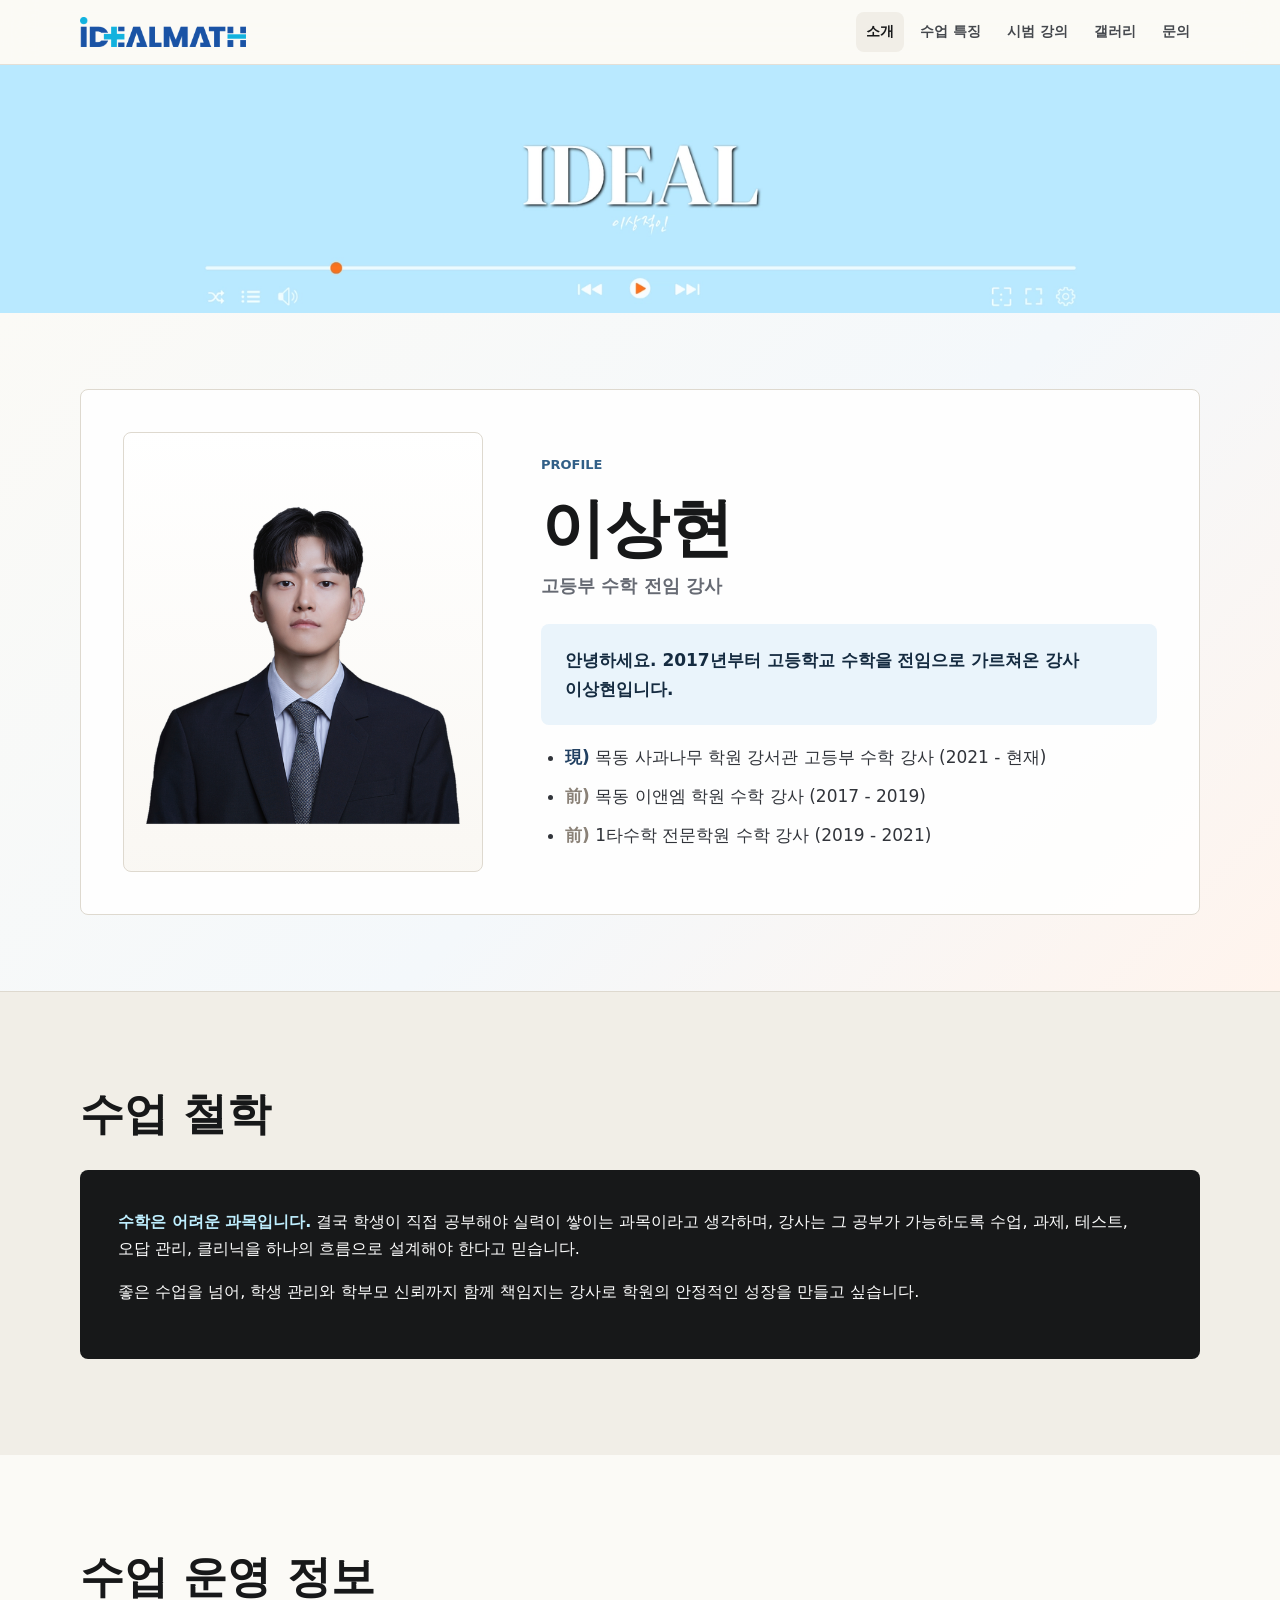
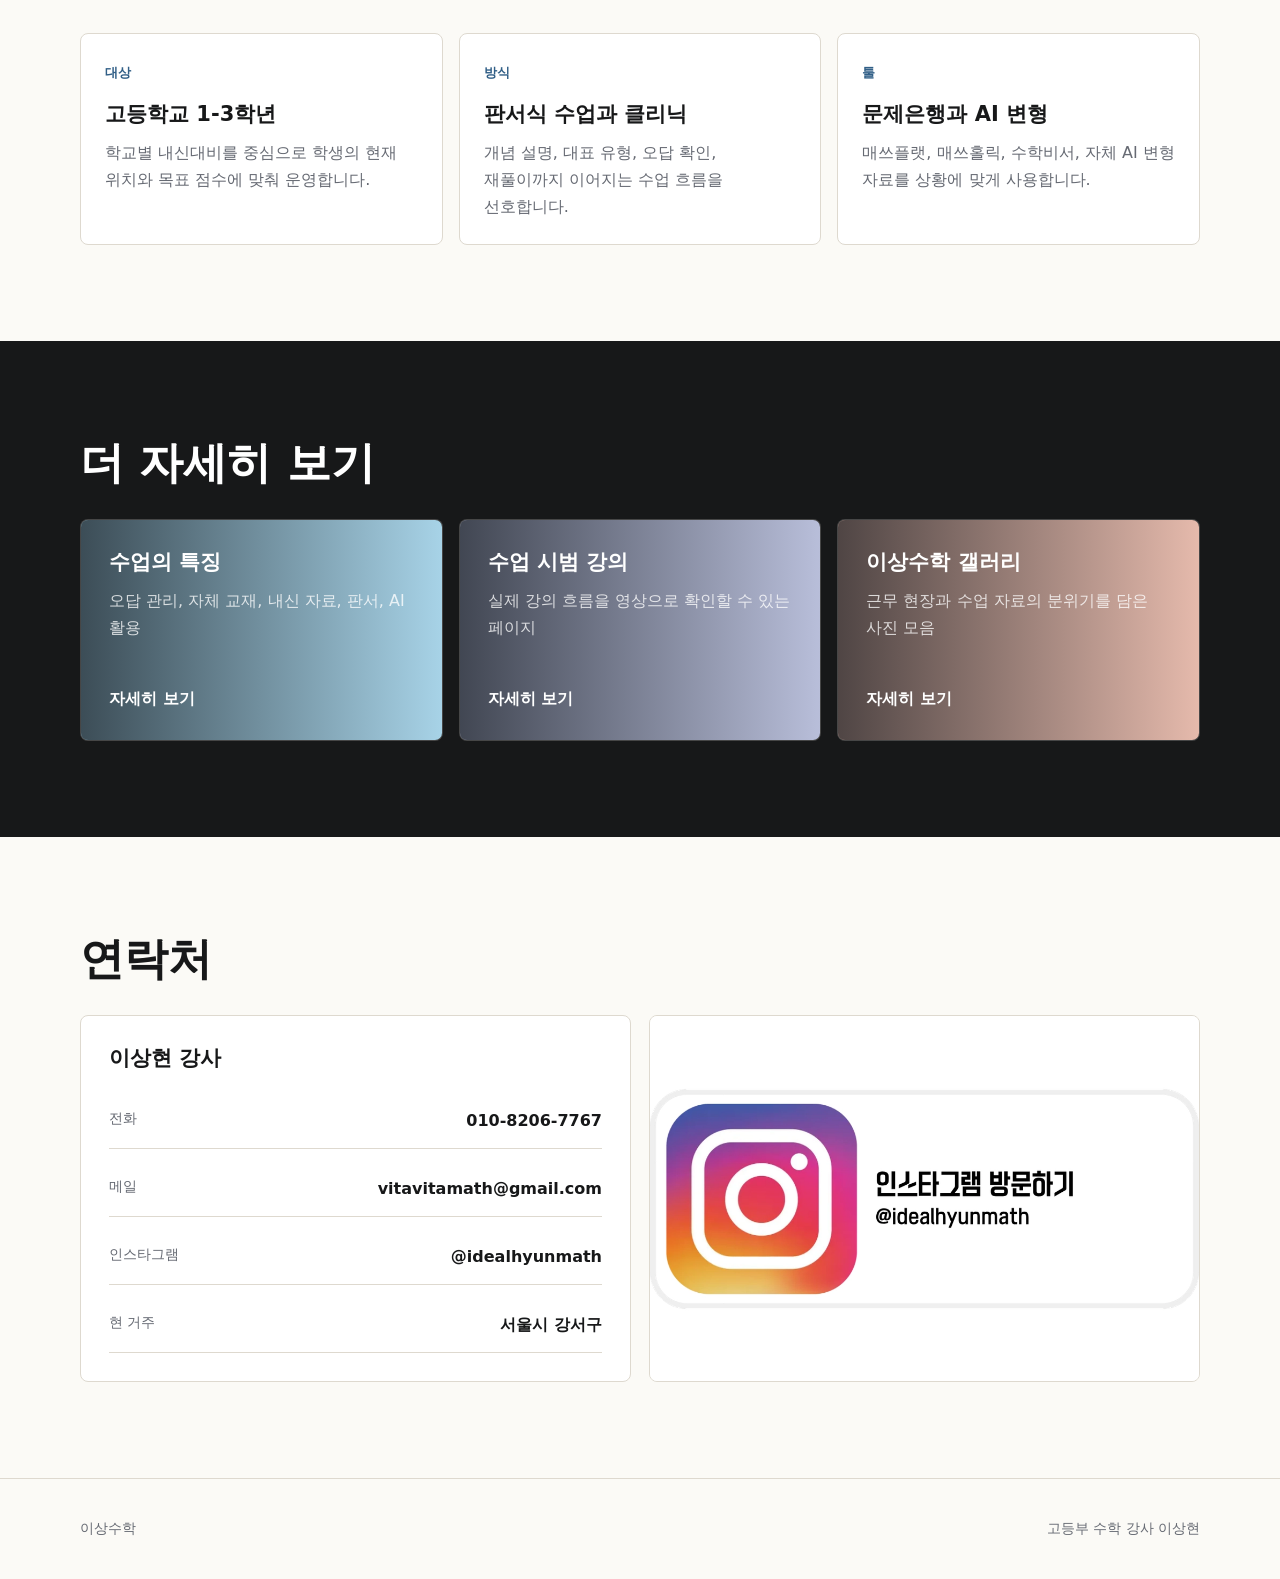
<file: index.html>
<!doctype html>
<html lang="ko">
  <head>
    <meta charset="utf-8">
    <meta name="viewport" content="width=device-width, initial-scale=1">
    <title>이상현 소개 | 고등부 수학 강사</title>
    <meta name="description" content="2017년부터 고등학교 수학을 전임으로 가르쳐온 강사 이상현의 소개 페이지입니다.">
    <link rel="stylesheet" href="styles.css">
  </head>
  <body>
    <header class="site-header">
      <nav class="nav" aria-label="주요 메뉴">
        <a class="brand" href="index.html" aria-label="이상수학 홈">
          <img src="assets/idealmath-logo-transparent.png" alt="IDEALMATH">
        </a>
        <div class="nav-links">
          <a href="index.html" aria-current="page">소개</a>
          <a href="features.html">수업 특징</a>
          <a href="demo.html">시범 강의</a>
          <a href="gallery.html">갤러리</a>
          <a href="#contact">문의</a>
        </div>
      </nav>
    </header>

    <main>
      <section class="cover-strip" aria-label="IDEAL 브랜드 커버">
        <img src="assets/cover.png" alt="IDEAL 이상수학 브랜드 커버">
      </section>

      <section class="hero intro-hero">
        <div class="container intro-grid">
          <div class="intro-photo">
            <img src="assets/profile-cutout-chest.png" alt="수학 강사 이상현 프로필 사진">
          </div>
          <div class="intro-copy">
            <p class="resume-label">PROFILE</p>
            <h1>이상현</h1>
            <p class="resume-role">고등부 수학 전임 강사</p>
            <div class="hero-callout">
              안녕하세요. 2017년부터 고등학교 수학을 전임으로 가르쳐온 강사 이상현입니다.
            </div>
            <ul class="intro-career" aria-label="약력">
              <li><strong>現)</strong> 목동 사과나무 학원 강서관 고등부 수학 강사 (2021 - 현재)</li>
              <li><span>前)</span> 목동 이앤엠 학원 수학 강사 (2017 - 2019)</li>
              <li><span>前)</span> 1타수학 전문학원 수학 강사 (2019 - 2021)</li>
            </ul>
          </div>
        </div>
      </section>

      <section class="section soft">
        <div class="container">
          <div class="section-head">
            <h2>수업 철학</h2>
          </div>
          <div class="philosophy">
            <p><strong>수학은 어려운 과목입니다.</strong> 결국 학생이 직접 공부해야 실력이 쌓이는 과목이라고 생각하며, 강사는 그 공부가 가능하도록 수업, 과제, 테스트, 오답 관리, 클리닉을 하나의 흐름으로 설계해야 한다고 믿습니다.</p>
            <p>좋은 수업을 넘어, 학생 관리와 학부모 신뢰까지 함께 책임지는 강사로 학원의 안정적인 성장을 만들고 싶습니다.</p>
          </div>
        </div>
      </section>

      <section class="section">
        <div class="container">
          <div class="section-head">
            <h2>수업 운영 정보</h2>
          </div>
          <div class="info-grid">
            <article class="info-card">
              <span>대상</span>
              <h3>고등학교 1-3학년</h3>
              <p>학교별 내신대비를 중심으로 학생의 현재 위치와 목표 점수에 맞춰 운영합니다.</p>
            </article>
            <article class="info-card">
              <span>방식</span>
              <h3>판서식 수업과 클리닉</h3>
              <p>개념 설명, 대표 유형, 오답 확인, 재풀이까지 이어지는 수업 흐름을 선호합니다.</p>
            </article>
            <article class="info-card">
              <span>툴</span>
              <h3>문제은행과 AI 변형</h3>
              <p>매쓰플랫, 매쓰홀릭, 수학비서, 자체 AI 변형 자료를 상황에 맞게 사용합니다.</p>
            </article>
          </div>
        </div>
      </section>

      <section class="section dark">
        <div class="container">
          <div class="section-head">
            <h2>더 자세히 보기</h2>
          </div>
          <div class="card-grid">
            <a class="page-card" href="features.html">
              <img src="assets/card-features.png" alt="수업의 특징 페이지 배너">
              <div class="page-card-body">
                <div>
                  <h3>수업의 특징</h3>
                  <p>오답 관리, 자체 교재, 내신 자료, 판서, AI 활용</p>
                </div>
                <span class="arrow">자세히 보기</span>
              </div>
            </a>
            <a class="page-card" href="demo.html">
              <img src="assets/card-demo.png" alt="수업 시범 강의 페이지 배너">
              <div class="page-card-body">
                <div>
                  <h3>수업 시범 강의</h3>
                  <p>실제 강의 흐름을 영상으로 확인할 수 있는 페이지</p>
                </div>
                <span class="arrow">자세히 보기</span>
              </div>
            </a>
            <a class="page-card" href="gallery.html">
              <img src="assets/card-gallery.png" alt="이상수학 갤러리 페이지 배너">
              <div class="page-card-body">
                <div>
                  <h3>이상수학 갤러리</h3>
                  <p>근무 현장과 수업 자료의 분위기를 담은 사진 모음</p>
                </div>
                <span class="arrow">자세히 보기</span>
              </div>
            </a>
          </div>
        </div>
      </section>

      <section id="contact" class="section">
        <div class="container">
          <div class="section-head">
            <h2>연락처</h2>
          </div>
          <div class="contact-layout">
            <div class="contact-card">
              <h3>이상현 강사</h3>
              <div class="contact-list">
                <a href="tel:010-8206-7767"><span>전화</span><strong>010-8206-7767</strong></a>
                <a href="mailto:vitavitamath@gmail.com"><span>메일</span><strong>vitavitamath@gmail.com</strong></a>
                <a href="https://www.instagram.com/idealhyunmath/" target="_blank" rel="noreferrer"><span>인스타그램</span><strong>@idealhyunmath</strong></a>
                <div class="contact-row"><span>현 거주</span><strong>서울시 강서구</strong></div>
              </div>
            </div>
            <a class="contact-card instagram-link" href="https://www.instagram.com/idealhyunmath/" target="_blank" rel="noreferrer" aria-label="인스타그램 방문하기">
              <img src="assets/instagram-card.png" alt="인스타그램 방문하기 카드">
            </a>
          </div>
        </div>
      </section>
    </main>

    <footer class="footer">
      <div class="container">
        <span>이상수학</span>
        <span>고등부 수학 강사 이상현</span>
      </div>
    </footer>
  </body>
</html>
</file>
<file: styles.css>
:root {
  --ink: #171819;
  --muted: #666a73;
  --line: #ded9cf;
  --paper: #fbfaf6;
  --soft: #f1eee7;
  --sky: #bfefff;
  --blue: #203f61;
  --blue-2: #315f87;
  --peach: #ffc9b7;
  --lavender: #d8d6f2;
  --sage: #cfe4d7;
  --white: #ffffff;
  --shadow: 0 22px 60px rgba(23, 24, 25, 0.12);
}

* {
  box-sizing: border-box;
}

html {
  scroll-behavior: smooth;
}

body {
  margin: 0;
  background: var(--paper);
  color: var(--ink);
  font-family: "Pretendard", "Apple SD Gothic Neo", "Malgun Gothic", system-ui, sans-serif;
  line-height: 1.7;
  word-break: keep-all;
}

img {
  display: block;
  max-width: 100%;
}

a {
  color: inherit;
  text-decoration: none;
}

.site-header {
  position: sticky;
  top: 0;
  z-index: 10;
  border-bottom: 1px solid rgba(222, 217, 207, 0.82);
  background: rgba(251, 250, 246, 0.9);
  backdrop-filter: blur(16px);
}

.nav {
  width: min(1120px, calc(100% - 32px));
  min-height: 64px;
  margin: 0 auto;
  display: flex;
  align-items: center;
  justify-content: space-between;
  gap: 24px;
}

.brand {
  display: flex;
  align-items: center;
  flex: 0 0 auto;
  white-space: nowrap;
}

.brand img {
  display: block;
  width: clamp(128px, 13vw, 168px);
  height: auto;
}

.brand-mark {
  width: 28px;
  height: 28px;
  display: grid;
  place-items: center;
  border-radius: 8px;
  background: var(--ink);
  color: var(--white);
  font-size: 15px;
  font-weight: 900;
}

.nav-links {
  display: flex;
  align-items: center;
  gap: 6px;
  color: #45484d;
  font-size: 14px;
  font-weight: 650;
}

.nav-links a {
  padding: 8px 10px;
  border-radius: 8px;
}

.nav-links a:hover,
.nav-links a[aria-current="page"] {
  background: var(--soft);
  color: var(--ink);
}

.container {
  width: min(1120px, calc(100% - 32px));
  margin: 0 auto;
}

.cover-strip {
  overflow: hidden;
  background: var(--sky);
}

.cover-strip img {
  width: 100%;
  height: clamp(150px, 21vw, 248px);
  object-fit: cover;
}

.hero {
  padding: clamp(48px, 8vw, 92px) 0 56px;
}

.intro-hero {
  padding: clamp(44px, 7vw, 76px) 0;
  background: linear-gradient(135deg, #fbfaf6 0%, #f4f8fb 55%, #fff4ed 100%);
  color: var(--ink);
  border-bottom: 1px solid var(--line);
}

.intro-grid {
  display: grid;
  grid-template-columns: minmax(260px, 360px) minmax(0, 1fr);
  gap: clamp(28px, 5vw, 58px);
  align-items: center;
  padding: clamp(22px, 3.8vw, 42px);
  border: 1px solid var(--line);
  border-radius: 8px;
  background: rgba(255, 255, 255, 0.88);
}

.intro-photo {
  width: 100%;
  min-height: clamp(360px, 39vw, 440px);
  display: flex;
  align-items: center;
  justify-content: center;
  overflow: hidden;
  padding: clamp(18px, 3vw, 28px);
  border: 1px solid var(--line);
  border-radius: 8px;
  background: linear-gradient(180deg, rgba(255, 255, 255, 0.92), rgba(248, 245, 239, 0.72));
}

.intro-photo img {
  width: auto;
  height: clamp(300px, 32vw, 382px);
  max-width: none;
  object-fit: contain;
  object-position: center;
  border: 0;
  border-radius: 0;
  background: transparent;
}

.intro-copy {
  display: grid;
  gap: 18px;
}

.intro-hero .hero-callout {
  width: min(100%, 620px);
  border-left: 0;
  background: #eaf4fb;
  color: #152b40;
  font-size: 17px;
}

.intro-career {
  display: grid;
  gap: 10px;
  margin: 0;
  padding-left: 24px;
  color: #31343a;
  font-size: 17px;
}

.intro-career strong {
  color: var(--blue);
  font-weight: 850;
}

.intro-career span {
  color: #8a8177;
  font-weight: 750;
}

.resume-label {
  margin: 0;
  color: var(--blue-2);
  font-size: 13px;
  font-weight: 900;
}

.intro-copy h1 {
  font-size: clamp(40px, 6vw, 64px);
}

.resume-role {
  margin: -10px 0 4px;
  color: var(--muted);
  font-size: 18px;
  font-weight: 700;
}

.hero-grid {
  display: grid;
  grid-template-columns: minmax(280px, 0.86fr) minmax(360px, 1.14fr);
  gap: clamp(28px, 5vw, 64px);
  align-items: center;
}

.portrait-stage {
  position: relative;
  min-height: 510px;
  display: grid;
  align-items: center;
}

.portrait-card {
  position: relative;
  width: min(390px, 100%);
  margin: 0 auto;
  padding: 18px;
  border: 1px solid var(--line);
  border-radius: 8px;
  background: var(--white);
  box-shadow: none;
}

.portrait-card::before {
  content: "";
  position: absolute;
  inset: 30px -24px -24px 38px;
  z-index: -1;
  border-radius: 8px;
  background: linear-gradient(135deg, var(--sky), var(--peach));
  display: none;
}

.portrait-card img {
  width: 100%;
  aspect-ratio: 1 / 1;
  object-fit: cover;
  border-radius: 50%;
  border: 7px solid #eef0f2;
  background: #dcdce0;
}

.profile-note {
  margin: 18px 4px 2px;
  display: grid;
  gap: 4px;
}

.profile-note strong {
  font-size: 18px;
}

.profile-note span {
  color: var(--muted);
  font-size: 14px;
}

.hero-copy {
  display: grid;
  gap: 24px;
}

.eyebrow {
  margin: 0;
  color: var(--blue-2);
  font-size: 14px;
  font-weight: 800;
}

h1,
h2,
h3,
p {
  margin-top: 0;
}

h1 {
  margin-bottom: 0;
  font-size: clamp(36px, 5vw, 58px);
  line-height: 1.08;
  letter-spacing: 0;
  overflow-wrap: normal;
}

h2 {
  margin-bottom: 14px;
  font-size: clamp(28px, 4vw, 44px);
  line-height: 1.18;
  letter-spacing: 0;
}

h3 {
  margin-bottom: 10px;
  font-size: 21px;
  line-height: 1.35;
}

.lead {
  margin-bottom: 0;
  color: #373a40;
  font-size: clamp(18px, 2.3vw, 23px);
  font-weight: 650;
  line-height: 1.62;
}

.hero-callout {
  border-left: 5px solid var(--blue);
  border-radius: 8px;
  padding: 22px 24px;
  background: #eaf4fb;
  color: #152b40;
  font-size: 18px;
  font-weight: 720;
}

.stat-row {
  display: grid;
  grid-template-columns: repeat(3, minmax(0, 1fr));
  gap: 10px;
}

.stat {
  min-height: 92px;
  padding: 17px;
  border: 1px solid var(--line);
  border-radius: 8px;
  background: var(--white);
}

.stat b {
  display: block;
  font-size: 23px;
  line-height: 1.1;
}

.stat span {
  display: block;
  margin-top: 8px;
  color: var(--muted);
  font-size: 13px;
  line-height: 1.35;
}

.contact-list strong {
  overflow-wrap: anywhere;
}

.section {
  padding: clamp(56px, 8vw, 96px) 0;
}

.section.soft {
  background: var(--soft);
}

.section.dark {
  background: var(--ink);
  color: var(--white);
}

.section.dark .section-head p,
.section.dark .muted {
  color: rgba(255, 255, 255, 0.72);
}

.section-head {
  width: min(760px, 100%);
  margin-bottom: 30px;
}

.section-head p {
  margin-bottom: 0;
  color: var(--muted);
  font-size: 17px;
}

.career-list {
  display: grid;
  gap: 12px;
  margin: 0;
  padding: 0;
  list-style: none;
}

.career-list li {
  padding: 18px 20px;
  border: 1px solid var(--line);
  border-radius: 8px;
  background: var(--white);
}

.career-list strong {
  color: var(--blue);
}

.philosophy {
  margin-top: 28px;
  padding: clamp(26px, 4vw, 38px);
  border-radius: 8px;
  background: var(--ink);
  color: var(--white);
}

.philosophy strong {
  color: var(--sky);
}

.info-grid,
.card-grid {
  display: grid;
  grid-template-columns: repeat(3, minmax(0, 1fr));
  gap: 16px;
}

.info-card,
.feature-card,
.lesson-card,
.contact-card {
  border: 1px solid var(--line);
  border-radius: 8px;
  background: var(--white);
}

.info-card {
  min-height: 190px;
  padding: 24px;
}

.info-card span,
.feature-card span,
.lesson-card span {
  display: inline-block;
  margin-bottom: 16px;
  color: var(--blue-2);
  font-size: 13px;
  font-weight: 900;
}

.info-card p,
.feature-card p,
.lesson-card p {
  margin-bottom: 0;
  color: var(--muted);
}

.page-card {
  position: relative;
  min-height: 220px;
  overflow: hidden;
  border-radius: 8px;
  border: 1px solid rgba(255, 255, 255, 0.16);
  background: #222;
  color: var(--white);
}

.page-card img {
  position: absolute;
  inset: 0;
  width: 100%;
  height: 100%;
  object-fit: cover;
  transition: transform 180ms ease;
}

.page-card::after {
  content: "";
  position: absolute;
  inset: 0;
  background: linear-gradient(90deg, rgba(12, 17, 22, 0.72), rgba(12, 17, 22, 0.1));
}

.page-card:hover img {
  transform: scale(1.03);
}

.page-card-body {
  position: relative;
  z-index: 1;
  min-height: 220px;
  padding: 28px;
  display: flex;
  flex-direction: column;
  justify-content: space-between;
}

.page-card-body p {
  margin: 0;
  color: rgba(255, 255, 255, 0.78);
}

.arrow {
  font-weight: 800;
}

.contact-layout {
  display: grid;
  grid-template-columns: 1fr 1fr;
  gap: 18px;
  align-items: stretch;
}

.contact-card {
  padding: 28px;
}

.contact-list {
  display: grid;
  gap: 12px;
  margin-top: 20px;
}

.contact-list a,
.contact-row {
  display: flex;
  justify-content: space-between;
  gap: 16px;
  padding: 14px 0;
  border-bottom: 1px solid var(--line);
}

.contact-list span,
.contact-row span {
  color: var(--muted);
  font-size: 14px;
}

.instagram-link {
  overflow: hidden;
  padding: 0;
}

.instagram-link img {
  width: 100%;
  height: 100%;
  min-height: 214px;
  object-fit: contain;
  background: var(--white);
}

.page-hero {
  padding: clamp(54px, 8vw, 92px) 0 42px;
  background: linear-gradient(135deg, #effaff 0%, #fbfaf6 52%, #fff1e9 100%);
  border-bottom: 1px solid var(--line);
}

.page-hero .container {
  display: grid;
  grid-template-columns: minmax(0, 1fr) minmax(260px, 420px);
  gap: 34px;
  align-items: end;
}

.page-hero .container.is-simple {
  grid-template-columns: minmax(0, 780px);
}

.page-hero p {
  margin-bottom: 0;
  color: var(--muted);
  font-size: 18px;
}

.page-mini-card {
  padding: 24px;
  border: 1px solid rgba(32, 63, 97, 0.14);
  border-radius: 8px;
  background: rgba(255, 255, 255, 0.74);
}

.page-mini-card strong {
  display: block;
  margin-bottom: 8px;
  color: var(--blue);
}

.content-stack {
  display: grid;
  gap: 34px;
}

.feature-card {
  padding: clamp(22px, 4vw, 34px);
}

.feature-card header {
  display: flex;
  align-items: baseline;
  justify-content: space-between;
  gap: 16px;
  margin-bottom: 18px;
}

.feature-card small {
  color: var(--muted);
  font-weight: 800;
}

.image-row {
  display: grid;
  grid-template-columns: repeat(3, minmax(0, 1fr));
  gap: 12px;
  margin-top: 22px;
}

.image-row.two {
  grid-template-columns: repeat(2, minmax(0, 1fr));
}

.image-row a {
  display: block;
  min-width: 0;
  cursor: zoom-in;
}

.image-row img,
.video-frame,
.gallery-grid img {
  border-radius: 8px;
  border: 1px solid var(--line);
  background: var(--white);
}

.image-row img {
  width: 100%;
  height: auto;
  object-fit: contain;
  object-position: top;
}

.video-grid {
  display: grid;
  gap: 22px;
}

.video-card {
  display: grid;
  grid-template-columns: minmax(0, 1.15fr) minmax(260px, 0.85fr);
  gap: 24px;
  align-items: center;
  padding: 24px;
  border: 1px solid var(--line);
  border-radius: 8px;
  background: var(--white);
}

.video-card.media-only {
  grid-template-columns: 1fr;
}

.video-frame {
  width: 100%;
  aspect-ratio: 16 / 9;
  overflow: hidden;
}

.video-frame iframe {
  width: 100%;
  height: 100%;
  border: 0;
}

.video-frame video {
  width: 100%;
  height: 100%;
  display: block;
  background: #111;
}

.video-card p {
  color: var(--muted);
}

.video-actions {
  margin-top: 18px;
}

.video-actions a {
  display: inline-flex;
  align-items: center;
  min-height: 42px;
  padding: 0 16px;
  border-radius: 8px;
  background: var(--blue);
  color: var(--white);
  font-size: 14px;
  font-weight: 800;
}

.demo-social {
  padding-top: 0;
}

.demo-social-layout {
  display: grid;
  grid-template-columns: minmax(260px, 480px);
  justify-content: center;
}

.demo-instagram-link img {
  min-height: auto;
}

.gallery-grid {
  columns: 3 260px;
  column-gap: 14px;
}

.gallery-grid a {
  display: inline-block;
  width: 100%;
  margin: 0 0 14px;
  break-inside: avoid;
  cursor: zoom-in;
}

.gallery-grid img {
  width: 100%;
  height: auto;
}

.gallery-lightbox {
  position: fixed;
  inset: 0;
  z-index: 90;
  display: none;
  place-items: center;
  padding: 24px;
  background: rgba(12, 18, 24, 0.86);
}

.gallery-lightbox.is-open {
  display: grid;
}

.gallery-lightbox img {
  max-width: min(1120px, 94vw);
  max-height: 88vh;
  width: auto;
  height: auto;
  border: 1px solid rgba(255, 255, 255, 0.28);
  border-radius: 8px;
  background: var(--white);
  cursor: zoom-out;
}

.gallery-lightbox-close {
  position: absolute;
  top: 16px;
  right: 16px;
  width: 42px;
  height: 42px;
  display: grid;
  place-items: center;
  border: 1px solid rgba(255, 255, 255, 0.34);
  border-radius: 999px;
  background: rgba(255, 255, 255, 0.14);
  color: var(--white);
  font-size: 24px;
  line-height: 1;
  cursor: pointer;
}

.lightbox-open {
  overflow: hidden;
}

.footer {
  padding: 38px 0;
  border-top: 1px solid var(--line);
  background: var(--paper);
  color: var(--muted);
  font-size: 14px;
}

.footer .container {
  display: flex;
  justify-content: space-between;
  gap: 18px;
}

@media (max-width: 860px) {
  .nav {
    min-height: auto;
    padding: 14px 0;
    align-items: flex-start;
    flex-direction: column;
  }

  .nav-links {
    width: 100%;
    overflow-x: auto;
    padding-bottom: 2px;
  }

  .hero-grid,
  .intro-grid,
  .page-hero .container,
  .contact-layout,
  .video-card {
    grid-template-columns: 1fr;
  }

  .intro-grid {
    justify-items: center;
    text-align: left;
    padding: 18px;
  }

  .intro-photo {
    width: min(100%, 360px);
    min-height: 360px;
  }

  .intro-copy {
    width: 100%;
  }

  .intro-photo img {
    width: auto;
    height: 320px;
  }

  .portrait-stage {
    min-height: auto;
  }

  .portrait-card {
    max-width: 340px;
  }

  .stat-row,
  .info-grid,
  .card-grid {
    grid-template-columns: 1fr;
  }

  .image-row,
  .image-row.two {
    display: flex;
    grid-template-columns: none;
    gap: 10px;
    overflow-x: auto;
    padding-bottom: 10px;
    scroll-snap-type: x proximity;
  }

  .image-row a {
    flex: 0 0 72%;
    max-width: 72%;
    scroll-snap-align: start;
  }

  .image-row img {
    max-width: 100%;
  }

  .video-card {
    padding: 18px;
  }
}

@media (max-width: 560px) {
  .container,
  .nav {
    width: min(100% - 24px, 1120px);
  }

  .cover-strip img {
    height: 148px;
    object-position: center;
  }

  .hero {
    padding-top: 36px;
  }

  .intro-hero {
    padding-top: 36px;
  }

  .hero-callout {
    padding: 18px;
  }

  .intro-career {
    font-size: 16px;
  }

  .intro-photo img {
    height: 294px;
  }

  .stat,
  .info-card,
  .contact-card,
  .feature-card {
    padding: 18px;
  }

  .page-card-body {
    padding: 22px;
  }

  .footer .container {
    flex-direction: column;
  }
}
</file>
